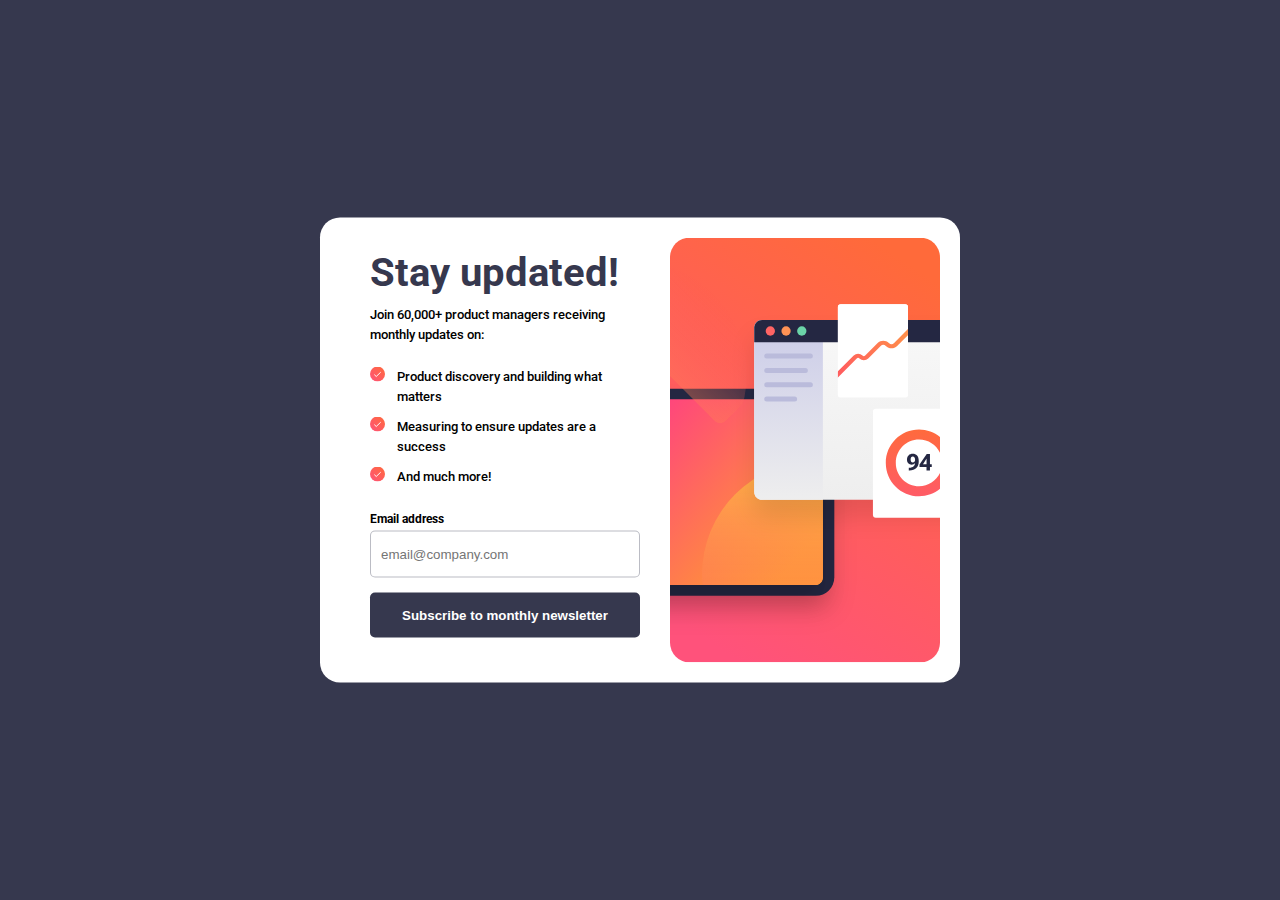
<file: index.html>
<!DOCTYPE html>
<html lang="en">
<head>
    <!-- <meta http-equiv="refresh" content="2"> -->
    <meta charset="UTF-8">
    <meta name="viewport" content="width=device-width, initial-scale=1.0">
    <link rel="stylesheet" href="style.css">
    <link rel="preconnect" href="https://fonts.googleapis.com">
    <link rel="preconnect" href="https://fonts.gstatic.com" crossorigin>
    <link href="https://fonts.googleapis.com/css2?family=Roboto:wght@400;700&display=swap" rel="stylesheet">
    <title>Document</title>
</head>
<body>
    <div id="parent">
        <div id="mobile_img">
            <img src="./assets/images/illustration-sign-up-mobile.svg" alt="">
        </div>
        <div id="left">
            <div id="top">
                <p id="front_heading">Stay updated!</p>
                <p>Join 60,000+ product managers receiving monthly updates on:</p>
                <div id="middle">
                    <div id="item">
                        <img src="./assets/images/icon-success.svg" alt="">
                        <p>Product discovery and building what matters</p>
                    </div>
                    <div id="item">
                        <img src="./assets/images/icon-success.svg" alt="">
                        <p>Measuring to ensure updates are a success</p>
                    </div>
                    <div id="item">
                        <img src="./assets/images/icon-success.svg" alt="">
                        <p>And much more!</p>
                    </div>
                </div>
            </div>

            <div id="bottom">
                <div id="labels">
                    <label for="email">Email address</label>
                    <label id="valid_required">Valid email required</label>
                </div>
                <input placeholder="email@company.com" type="email" id="email">
                <button  id="subscribe">Subscribe to monthly newsletter</button>
            </div>
        </div>
        <div id="right">
            <img src="./assets/images/pci.svg" alt="">
        </div>
    </div>
    <script src="logic.js"></script>
</body>
</html>
</file>
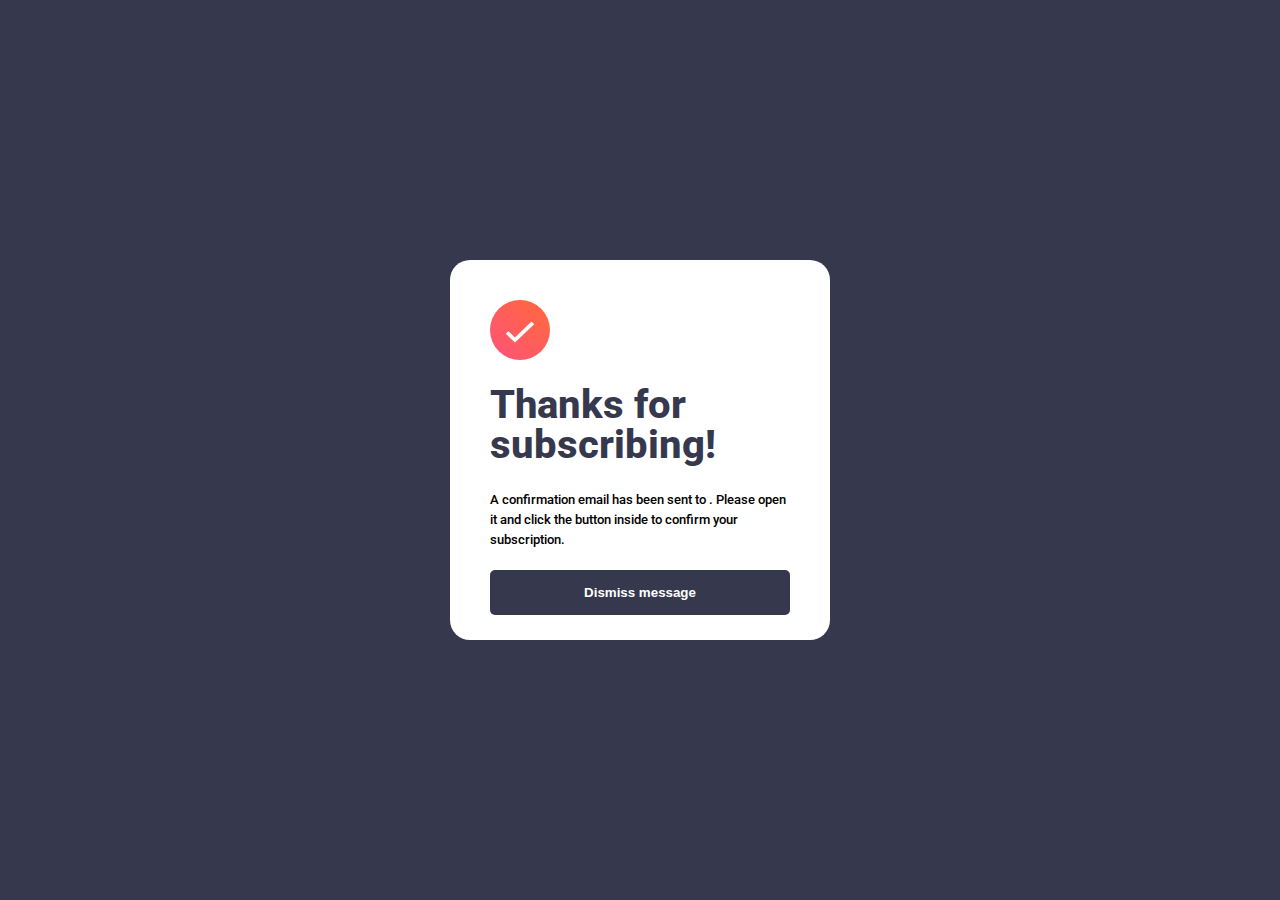
<file: confirmation.html>
<!DOCTYPE html>
<html lang="en">
<head>
    <meta charset="UTF-8">
    <meta name="viewport" content="width=device-width, initial-scale=1.0">
    <link rel="stylesheet" href="style.css">
    <link rel="preconnect" href="https://fonts.googleapis.com">
    <link rel="preconnect" href="https://fonts.gstatic.com" crossorigin>
    <link href="https://fonts.googleapis.com/css2?family=Roboto:wght@400;700&display=swap" rel="stylesheet">
    <title>Document</title>
</head>
<body>
    <div id="dismiss">
        <div id="div1">
            <img src="./assets/images/icon-success.svg" id="dismiss_tic" alt="">
            <p id="dismiss_head">Thanks for subscribing!</p>
            <p id="dismiss_para">A confirmation email has been sent to <span id="dismiss_email"></span>. Please open it and click the button inside to confirm your subscription. </p>
        </div>
        <button id="Dismiss_button">Dismiss message</button>
    </div>
    <script>
        let span = document.getElementById("dismiss_email")
        span.innerHTML = sessionStorage.getItem('email')
        let dismiss_button = document.getElementById("Dismiss_button")
        dismiss_button.addEventListener("click",()=>{
            window.location.href = "index.html";
        })
    </script>
</body>
</html>
</file>
<file: style.css>
*{
    padding: 0;
    margin: 0;
}
body{
    background-color: hsl(234, 29%, 20%);
    font-family: Roboto;
    background-color: white;
}
p{
    font-size: 16px;
    font-weight: 500;
    line-height: 24px;
}

#mobile_img img{
    width: 100%;
    height: 100%;
    object-fit: cover;
}

#mobile_img{
    height: 200px;
    border-radius: 0px 0px 20px 20px;
    /* border: 2px solid red; */
    overflow: hidden;
}
#right{
    display: none;
}

#left{
    padding:45px 30px 0px 30px;
    display: flex;
    flex-direction: column;
    justify-content: space-around;
    gap: 30px;
    /* border: 2px solid red; */
}

#front_heading{
    font-size: 40px;
    font-weight: 700;
    color: hsl(235, 18%, 26%);
}

#top{
    display: flex;
    flex-direction: column;
    gap: 25px;
}

#item{
    display: flex;
    align-items: flex-start;
    gap: 12px;
}

#middle{
    display: flex;
    flex-direction: column;
    gap: 10px;
}

#middle img{
    height: auto;
    width: 18px;
}


#valid_required{
    display: none;
    color: rgba(255, 0, 0, 0.665);
}

#labels{
    display: flex;
    justify-content: space-between;
}

label{
    font-size: 12px;
    font-weight: 700;
    display: block;
}

#bottom{
    display: flex;
    flex-direction: column;
    gap: 5px;
}

input{
    padding: 15px 0px 15px 10px;
    outline: none;
    margin-bottom: 10px;
    border-radius: 5px;
    border: 1px solid hsla(231, 7%, 60%, 0.625);
}

.error{
    background-color: hsla(4, 100%, 67%, 0.127);
    border-color: rgba(255, 0, 0, 0.665);
    color: rgba(255, 0, 0, 0.665);

}

button{
    font-weight: 600;
    width: 100%;
    padding: 15px 0px 15px 0px;
    outline: none;
    border-radius: 5px;
    border: none;
    background-color: hsl(235, 18%, 26%);
    color: white;
}

button:hover{
    background: linear-gradient(to right, hsl(4, 100%, 67%), hsl(23, 100%, 67%));
    box-shadow: 1px 1px 20px hsl(4, 100%, 67%);
    cursor: pointer;
}

#dismiss{
    height: 93vh;
    display: flex;
    flex-direction: column;
    justify-content: space-around;
    gap: 20px;
    /* border: 2px solid red; */
    padding: 0px 20px 0px 20px;
    /* margin-top: 130px; */
}

#dismiss_tic{
    width: 60px;
    height: auto;
}

#dismiss_head{
    margin: 0;
    line-height: 40px;
    font-size: 40px;
    font-weight: 800;
    color: hsl(235, 18%, 26%);
}
#div1{
    display: flex;
    flex-direction: column;
    gap: 25px;
}
#dismiss_para{
    font-weight: 500;
    font-size: 15px;
}
#dismiss_email{
    font-weight: 800;
}

@media(min-width : 576px){
    body{
        background-color: hsl(235, 18%, 26%);
    }
    #left{
        padding:25px 30px 25px 30px;
    }
    #front_heading{
        font-size: 35px;
        font-weight: 700;
        color: hsl(235, 18%, 26%);
    }
    #middle img{
        height: auto;
        width: 15px;
    }
    #top{
        display: flex;
        flex-direction: column;
        gap: 22px;
    }
    p{
        font-size: 13px;
        line-height: 20px;
    }
    #mobile_img{
        display: none;
    }
    #right{
        display: block;
    }
    #right img{
        border-radius: 20px;
        width: 100%;
        height: 100%;
        object-fit: cover;
    }
    #parent{
        display: none;
        width: fit-content;
        height: fit-content;
        background-color: white;
        display: flex;
        border-radius: 20px;
        padding: 20px;
        position: absolute;
        left: 50%;
        top: 50%;
        transform: translate(-50%,-50%);
    }
    #front_heading{
        font-size: 40px;
    }
    #left{
        gap: 25px;
        width: 400px;
        justify-content: center;
    }
    #dismiss{
        background-color: white;
        position: absolute;
        top: 50%;
        left: 50%;
        transform: translate(-50%,-50%);
        width: 300px;
        height: 300px;
        padding: 40px 40px 40px 40px;
        border-radius: 20px;
        gap: 20px;
    }
    #dismiss_para{
        font-size: 13px;
        line-height: 20px;
    }
}
</file>
